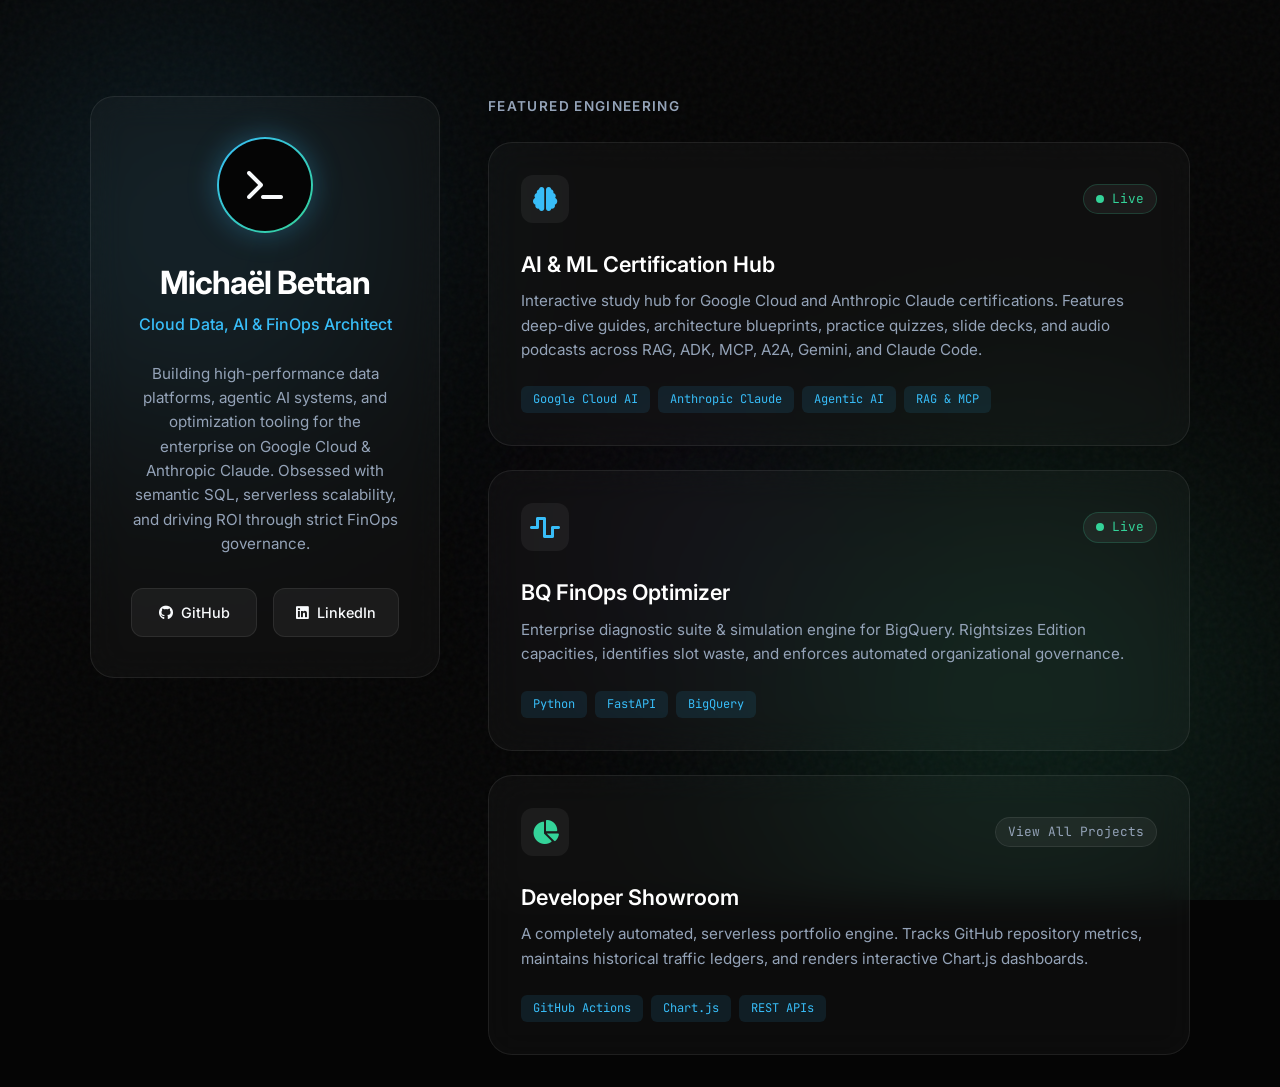
<file: index.html>
<!DOCTYPE html>
<html lang="en">
<head>
    <meta charset="UTF-8">
    <meta name="viewport" content="width=device-width, initial-scale=1.0">
    <title>Michaël Bettan | Cloud Data, AI &amp; FinOps Architect</title>
    <meta name="description" content="Portfolio of Michaël Bettan, specializing in Google Cloud, AI/ML Engineering, Data Architecture, and Enterprise FinOps.">
    
    <!-- Open Graph -->
    <meta name="google-site-verification" content="EUy2FT8B1694vgEZEiwfaZ-mAV1uPcQKsQl8uyq4pxk" />
    <meta property="og:type" content="website">
    <meta property="og:url" content="https://mbettan.github.io/">
    <meta property="og:title" content="Michaël Bettan | Cloud Data, AI &amp; FinOps Architect">
    <meta property="og:description" content="Specializing in Google Cloud, Agentic AI/ML Architecture, Data Platforms, and Enterprise FinOps.">
    <meta property="og:site_name" content="Michaël Bettan">
    
    <!-- Structured Data -->
    <script type="application/ld+json">
    {
        "@context": "https://schema.org",
        "@type": "WebSite",
        "name": "Michaël Bettan",
        "alternateName": ["mbettan"],
        "url": "https://mbettan.github.io/",
        "hasPart": [
            {
                "@type": "WebSite",
                "name": "AI & Machine Learning Certification Hub",
                "url": "https://mbettan.github.io/machine-learning-cert/"
            },
            {
                "@type": "SoftwareApplication",
                "name": "BQ FinOps Optimizer",
                "url": "https://mbettan.github.io/bq-finops-optimizer/"
            }
        ]
    }
    </script>
    
    <link rel="icon" type="image/png" href="https://mbettan.github.io/favicon.png">
    <link rel="stylesheet" href="style.css">
    
    <link rel="preconnect" href="https://fonts.googleapis.com">
    <link rel="preconnect" href="https://fonts.gstatic.com" crossorigin>
    <link href="https://fonts.googleapis.com/css2?family=Inter:wght@300;400;500;600;700&family=JetBrains+Mono:wght@400;500&display=swap" rel="stylesheet">
    <link rel="stylesheet" href="https://cdnjs.cloudflare.com/ajax/libs/font-awesome/6.4.0/css/all.min.css">
</head>
<body>
    <div class="ambient-background">
        <div class="glow-orb orb-1"></div>
        <div class="glow-orb orb-2"></div>
        <div class="glow-orb orb-3"></div>
        <div class="noise-overlay"></div>
    </div>

    <main class="layout-container">
        <!-- Profile Column -->
        <section class="profile-section">
            <div class="profile-card glass-panel">
                <div class="avatar-ring">
                    <div class="avatar-content"><i class="fas fa-terminal"></i></div>
                </div>
                <h1 class="brand-title">Michaël Bettan</h1>
                <h2 class="brand-subtitle">Cloud Data, AI &amp; FinOps Architect</h2>
                
                <p class="bio">
                    Building high-performance data platforms, agentic AI systems, and optimization tooling for the enterprise on Google Cloud &amp; Anthropic Claude. 
                    Obsessed with semantic SQL, serverless scalability, and driving ROI through strict FinOps governance.
                </p>

                <div class="social-links">
                    <a href="https://github.com/mbettan" class="social-btn" target="_blank" aria-label="GitHub">
                        <i class="fab fa-github"></i>
                        <span>GitHub</span>
                    </a>
                    <a href="https://www.linkedin.com/in/mbettan/" class="social-btn" target="_blank" aria-label="LinkedIn">
                        <i class="fab fa-linkedin"></i>
                        <span>LinkedIn</span>
                    </a>
                </div>
            </div>
        </section>

        <!-- Projects Column -->
        <section class="projects-section">
            <h3 class="section-label">Featured Engineering</h3>
            
            <div class="project-grid">

                <!-- AI & ML Certification Hub -->
                <a href="https://mbettan.github.io/machine-learning-cert/" class="project-card glass-panel" target="_blank">
                    <div class="card-glow"></div>
                    <div class="project-header">
                        <div class="project-icon icon-blue"><i class="fas fa-brain"></i></div>
                        <div class="project-status">
                            <span class="pulse-dot"></span> Live
                        </div>
                    </div>
                    <div class="project-body">
                        <h4>AI &amp; ML Certification Hub</h4>
                        <p>Interactive study hub for Google Cloud and Anthropic Claude certifications. Features deep-dive guides, architecture blueprints, practice quizzes, slide decks, and audio podcasts across RAG, ADK, MCP, A2A, Gemini, and Claude Code.</p>
                    </div>
                    <div class="project-footer">
                        <span class="tech-tag">Google Cloud AI</span>
                        <span class="tech-tag">Anthropic Claude</span>
                        <span class="tech-tag">Agentic AI</span>
                        <span class="tech-tag">RAG &amp; MCP</span>
                    </div>
                </a>
                
                <!-- BQ FinOps Optimizer -->
                <a href="https://mbettan.github.io/bq-finops-optimizer/" class="project-card glass-panel" target="_blank">
                    <div class="card-glow"></div>
                    <div class="project-header">
                        <div class="project-icon icon-blue"><i class="fas fa-wave-square"></i></div>
                        <div class="project-status">
                            <span class="pulse-dot"></span> Live
                        </div>
                    </div>
                    <div class="project-body">
                        <h4>BQ FinOps Optimizer</h4>
                        <p>Enterprise diagnostic suite &amp; simulation engine for BigQuery. Rightsizes Edition capacities, identifies slot waste, and enforces automated organizational governance.</p>
                    </div>
                    <div class="project-footer">
                        <span class="tech-tag">Python</span>
                        <span class="tech-tag">FastAPI</span>
                        <span class="tech-tag">BigQuery</span>
                    </div>
                </a>

                <!-- Developer Showroom -->
                <a href="https://mbettan.github.io/showroom/" class="project-card glass-panel" target="_blank">
                    <div class="card-glow"></div>
                    <div class="project-header">
                        <div class="project-icon icon-mint"><i class="fas fa-chart-pie"></i></div>
                        <div class="project-status static-dot">
                            <span>View All Projects</span>
                        </div>
                    </div>
                    <div class="project-body">
                        <h4>Developer Showroom</h4>
                        <p>A completely automated, serverless portfolio engine. Tracks GitHub repository metrics, maintains historical traffic ledgers, and renders interactive Chart.js dashboards.</p>
                    </div>
                    <div class="project-footer">
                        <span class="tech-tag">GitHub Actions</span>
                        <span class="tech-tag">Chart.js</span>
                        <span class="tech-tag">REST APIs</span>
                    </div>
                </a>

            </div>
        </section>
    </main>

    <script>
        // Interactive glow effect on cards
        document.addEventListener('mousemove', (e) => {
            document.querySelectorAll('.project-card').forEach(card => {
                const rect = card.getBoundingClientRect();
                const x = e.clientX - rect.left;
                const y = e.clientY - rect.top;
                card.style.setProperty('--mouse-x', `${x}px`);
                card.style.setProperty('--mouse-y', `${y}px`);
            });
        });
    </script>
</body>
</html>
</file>
<file: style.css>
:root {
    --bg-base: #050505;
    --text-main: #f8fafc;
    --text-muted: #94a3b8;
    
    /* Brand Colors */
    --brand-blue: #38bdf8;
    --brand-blue-glow: rgba(56, 189, 248, 0.4);
    --brand-mint: #34d399;
    --brand-mint-glow: rgba(52, 211, 153, 0.4);
    
    /* Glassmorphism */
    --glass-bg: rgba(255, 255, 255, 0.03);
    --glass-border: rgba(255, 255, 255, 0.08);
    --glass-highlight: rgba(255, 255, 255, 0.12);
}

* {
    box-sizing: border-box;
    margin: 0;
    padding: 0;
}

body {
    background-color: var(--bg-base);
    color: var(--text-main);
    font-family: 'Inter', -apple-system, sans-serif;
    line-height: 1.6;
    min-height: 100vh;
    overflow-x: hidden;
    position: relative;
    display: flex;
    justify-content: center;
    padding: 2rem;
}

/* --- Ambient Background --- */
.ambient-background {
    position: fixed;
    inset: 0;
    z-index: -1;
    overflow: hidden;
}

.glow-orb {
    position: absolute;
    border-radius: 50%;
    filter: blur(100px);
    opacity: 0.4;
    animation: float 20s infinite ease-in-out alternate;
}

.orb-1 {
    top: -10%;
    left: -10%;
    width: 50vw;
    height: 50vw;
    background: radial-gradient(circle, var(--brand-blue-glow), transparent 70%);
}

.orb-2 {
    bottom: -20%;
    right: -10%;
    width: 60vw;
    height: 60vw;
    background: radial-gradient(circle, var(--brand-mint-glow), transparent 70%);
    animation-delay: -5s;
}

.orb-3 {
    top: 40%;
    left: 40%;
    width: 30vw;
    height: 30vw;
    background: radial-gradient(circle, rgba(139, 92, 246, 0.2), transparent 70%);
    animation-delay: -10s;
}

.noise-overlay {
    position: absolute;
    inset: 0;
    background-image: url("data:image/svg+xml,%3Csvg viewBox='0 0 200 200' xmlns='http://www.w3.org/2000/svg'%3E%3Cfilter id='noiseFilter'%3E%3CfeTurbulence type='fractalNoise' baseFrequency='0.85' numOctaves='3' stitchTiles='stitch'/%3E%3C/filter%3E%3Crect width='100%25' height='100%25' filter='url(%23noiseFilter)'/%3E%3C/svg%3E");
    opacity: 0.04;
    pointer-events: none;
}

@keyframes float {
    0% { transform: translate(0, 0) scale(1); }
    100% { transform: translate(5%, 10%) scale(1.1); }
}

/* --- Layout --- */
.layout-container {
    max-width: 1100px;
    width: 100%;
    display: grid;
    grid-template-columns: 350px 1fr;
    gap: 3rem;
    align-items: start;
    margin-top: 4rem;
}

/* --- Glass Panels --- */
.glass-panel {
    background: var(--glass-bg);
    border: 1px solid var(--glass-border);
    backdrop-filter: blur(16px);
    -webkit-backdrop-filter: blur(16px);
    border-radius: 24px;
    position: relative;
    overflow: hidden;
}

/* --- Profile Section --- */
.profile-section {
    position: sticky;
    top: 4rem;
}

.profile-card {
    padding: 2.5rem;
    display: flex;
    flex-direction: column;
    align-items: center;
    text-align: center;
}

.avatar-ring {
    width: 96px;
    height: 96px;
    border-radius: 50%;
    background: linear-gradient(135deg, var(--brand-blue), var(--brand-mint));
    padding: 2px;
    margin-bottom: 1.5rem;
    box-shadow: 0 0 30px rgba(56, 189, 248, 0.3);
}

.avatar-content {
    background: var(--bg-base);
    width: 100%;
    height: 100%;
    border-radius: 50%;
    display: flex;
    align-items: center;
    justify-content: center;
    font-size: 2rem;
    color: var(--text-main);
}

.brand-title {
    font-size: 2rem;
    font-weight: 700;
    letter-spacing: -0.03em;
    color: #fff;
    margin-bottom: 0.25rem;
}

.brand-subtitle {
    font-size: 1rem;
    font-weight: 500;
    color: var(--brand-blue);
    margin-bottom: 1.5rem;
}

.bio {
    font-size: 0.95rem;
    color: var(--text-muted);
    margin-bottom: 2rem;
}

.social-links {
    display: flex;
    gap: 1rem;
    width: 100%;
}

.social-btn {
    flex: 1;
    display: flex;
    align-items: center;
    justify-content: center;
    gap: 0.5rem;
    background: rgba(255, 255, 255, 0.05);
    border: 1px solid var(--glass-border);
    padding: 0.75rem 1rem;
    border-radius: 12px;
    color: var(--text-main);
    text-decoration: none;
    font-size: 0.9rem;
    font-weight: 500;
    transition: all 0.2s ease;
}

.social-btn:hover {
    background: rgba(255, 255, 255, 0.1);
    border-color: var(--glass-highlight);
    transform: translateY(-2px);
}

/* --- Projects Section --- */
.section-label {
    font-size: 0.85rem;
    text-transform: uppercase;
    letter-spacing: 0.1em;
    color: var(--text-muted);
    margin-bottom: 1.5rem;
    font-weight: 600;
}

.project-grid {
    display: flex;
    flex-direction: column;
    gap: 1.5rem;
}

.project-card {
    text-decoration: none;
    color: inherit;
    padding: 2rem;
    transition: transform 0.3s cubic-bezier(0.16, 1, 0.3, 1), border-color 0.3s ease;
}

.project-card:hover {
    transform: translateY(-4px);
    border-color: var(--glass-highlight);
}

/* Spotlight Hover Effect */
.card-glow {
    position: absolute;
    inset: 0;
    background: radial-gradient(800px circle at var(--mouse-x) var(--mouse-y), rgba(255,255,255,0.06), transparent 40%);
    opacity: 0;
    transition: opacity 0.3s ease;
    pointer-events: none;
    z-index: 0;
}

.project-card:hover .card-glow {
    opacity: 1;
}

.project-header {
    display: flex;
    justify-content: space-between;
    align-items: center;
    margin-bottom: 1.5rem;
    position: relative;
    z-index: 1;
}

.project-icon {
    width: 48px;
    height: 48px;
    border-radius: 12px;
    display: flex;
    align-items: center;
    justify-content: center;
    font-size: 1.5rem;
    background: rgba(255, 255, 255, 0.05);
}

.icon-blue { color: var(--brand-blue); }
.icon-mint { color: var(--brand-mint); }

.project-status {
    display: flex;
    align-items: center;
    gap: 0.5rem;
    font-size: 0.8rem;
    font-family: 'JetBrains Mono', monospace;
    background: rgba(255, 255, 255, 0.05);
    padding: 0.25rem 0.75rem;
    border-radius: 20px;
    color: var(--brand-mint);
    border: 1px solid rgba(52, 211, 153, 0.2);
}

.project-status.static-dot {
    color: var(--text-muted);
    border-color: var(--glass-border);
}

.pulse-dot {
    width: 8px;
    height: 8px;
    background-color: var(--brand-mint);
    border-radius: 50%;
    position: relative;
}

.pulse-dot::after {
    content: '';
    position: absolute;
    inset: -4px;
    border-radius: 50%;
    border: 2px solid var(--brand-mint);
    opacity: 0;
    animation: pulse 2s cubic-bezier(0.4, 0, 0.6, 1) infinite;
}

@keyframes pulse {
    0% { transform: scale(0.5); opacity: 1; }
    100% { transform: scale(1.5); opacity: 0; }
}

.project-body {
    position: relative;
    z-index: 1;
    margin-bottom: 1.5rem;
}

.project-body h4 {
    font-size: 1.35rem;
    font-weight: 600;
    color: #fff;
    margin-bottom: 0.5rem;
}

.project-body p {
    color: var(--text-muted);
    font-size: 0.95rem;
}

.project-footer {
    position: relative;
    z-index: 1;
    display: flex;
    gap: 0.5rem;
    flex-wrap: wrap;
}

.tech-tag {
    font-size: 0.75rem;
    font-family: 'JetBrains Mono', monospace;
    color: var(--brand-blue);
    background: rgba(56, 189, 248, 0.1);
    padding: 0.25rem 0.75rem;
    border-radius: 6px;
}

/* --- Responsive --- */
@media (max-width: 850px) {
    .layout-container {
        grid-template-columns: 1fr;
    }
    
    .profile-section {
        position: relative;
        top: 0;
    }
}
</file>
